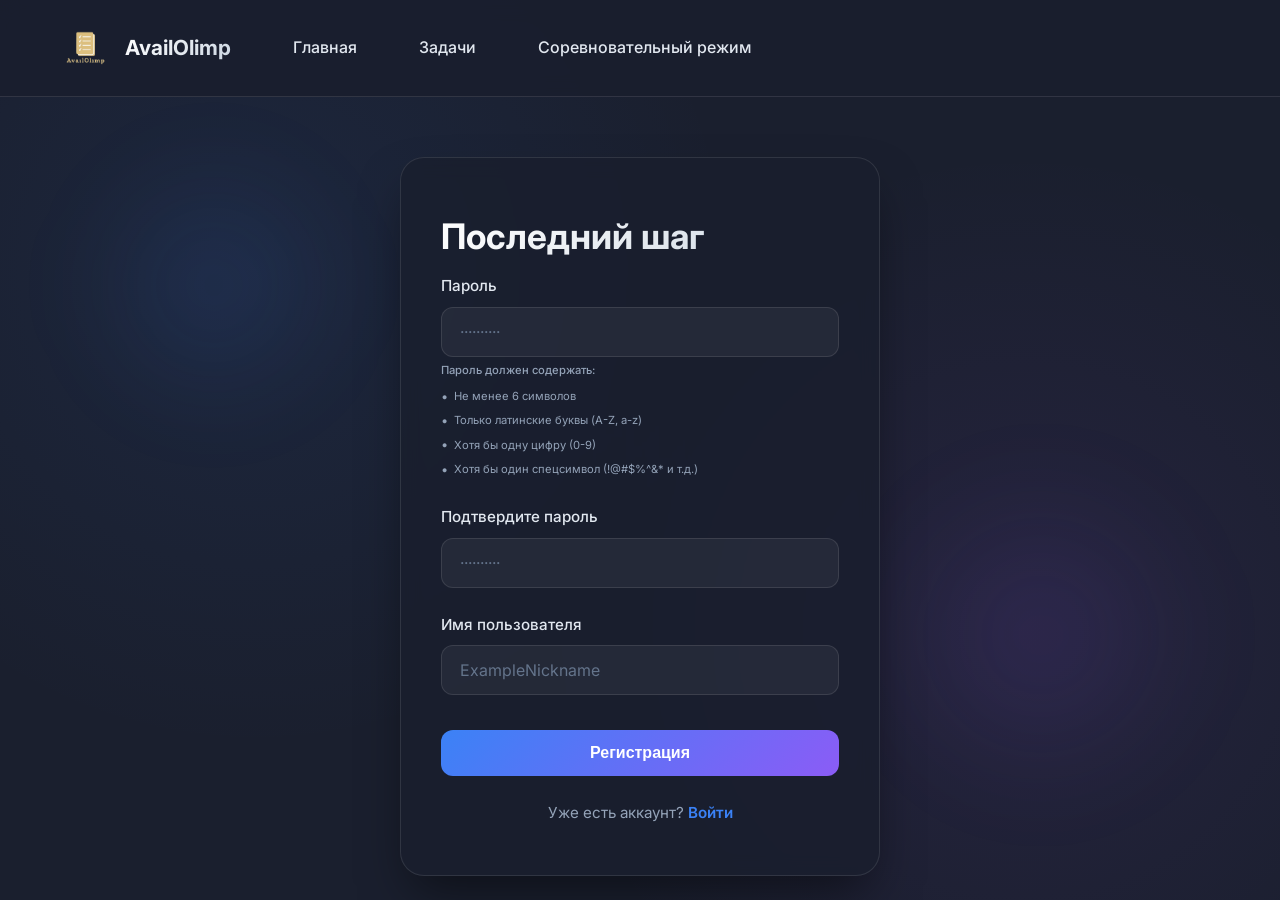
<file: templates/main/form_register_google.html>
<!doctype html>
<html lang="en"><head>
    <meta charset="UTF-8">
    <meta name="viewport" content="width=device-width, initial-scale=1">
    <link rel="stylesheet" href="../../static/style.css">
    <title>Register Form | Регистрация</title>
    <style>
        /* Стили для подсказки о пароле */
        .password-hint {
            font-size: 0.75rem;
            color: #94a3b8;
            margin-top: 5px;
            display: flex;
            flex-direction: column;
            gap: 4px;
        }

        .password-hint-item {
            display: flex;
            align-items: center;
            gap: 6px;
            font-size: 0.7rem;
        }

        .password-hint-item.valid {
            color: #4ade80;
        }

        .password-hint-item.invalid {
            color: #f87171;
        }

        .hint-icon {
            font-size: 0.8rem;
        }

        .password-hint-title {
            font-size: 0.7rem;
            font-weight: 500;
            margin-bottom: 3px;
            color: #94a3b8;
        }
    </style>
<style id="ODQwMDAwMDE5OTk5OTU3"></style><script type="text/javascript" charset="utf-8" defer="" async="" src="chrome-extension://fcngaiekpleclobpjdomnclbppnfnfnn/inject-scripts/patch-xhr.js" data-params="{}"></script></head>
<body>
<div class="decor-element decor-1"></div>
<div class="decor-element decor-2"></div>

<header>
    <div class="conteiner_for_header">
        <div class="header-left">
            <a href="/" class="logo">
                <img src="/static/images/logo.png" alt="AvailOlimp Logo" class="logo-img">
                <span class="logo-text">AvailOlimp</span>
            </a>
            <a href="/">Главная</a>
            <a href="#">Задачи</a>
            <a href="#">Соревновательный режим</a>
        </div>
    </div>
</header>

<main class="register-container">
    <div class="register-card">
        <h2>Последний шаг</h2>

        <div id="errorMessage" style="display: none;">
            <div class="error-message">
                <span id="errorText"></span>
            </div>
        </div>

        <form id="registerForm" class="register-form">


            <div class="input-group">
                <label for="password">Пароль</label>
                <div class="input-password">
                    <input type="password" id="password" name="password" placeholder="··········" required="">
                </div>
                <!-- Подсказка о требованиях к паролю -->
                <div class="password-hint">
                    <div class="password-hint-title">Пароль должен содержать:</div>
                    <div class="password-hint-item" id="hintLength">
                        <span class="hint-icon">•</span>
                        <span>Не менее 6 символов</span>
                    </div>
                    <div class="password-hint-item" id="hintLatin">
                        <span class="hint-icon">•</span>
                        <span>Только латинские буквы (A-Z, a-z)</span>
                    </div>
                    <div class="password-hint-item" id="hintDigits">
                        <span class="hint-icon">•</span>
                        <span>Хотя бы одну цифру (0-9)</span>
                    </div>
                    <div class="password-hint-item" id="hintSpecial">
                        <span class="hint-icon">•</span>
                        <span>Хотя бы один спецсимвол (!@#$%^&amp;* и т.д.)</span>
                    </div>
                </div>
            </div>

            <div class="input-group">
                <label for="confirmPassword">Подтвердите пароль</label>
                <div class="input-password">
                    <input type="password" id="confirmPassword" name="confirmPassword" placeholder="··········" required="">
                </div>
            </div>

            <div class="input-group">
                <label for="nickname">Имя пользователя</label>
                <div class="input-email">
                    <input type="text" id="nickname" name="nickname" placeholder="ExampleNickname" required="">
                </div>
            </div>

            <button type="submit" id="submitBtn" class="submit-btn">
                Регистрация
            </button>
        </form>





        <p class="login-link">
            Уже есть аккаунт? <a href="/login">Войти</a>
        </p>
    </div>
</main>

<script>
    document.addEventListener('DOMContentLoaded', function() {
        const form = document.getElementById('registerForm');
        const passwordInput = document.getElementById('password');
        const confirmPasswordInput = document.getElementById('confirmPassword');
        const nicknameInput = document.getElementById('nickname');
        const submitBtn = document.getElementById('submitBtn');
        const errorContainer = document.getElementById('errorMessage');
        const errorTextSpan = document.getElementById('errorText');

        const hintLength = document.getElementById('hintLength');
        const hintLatin = document.getElementById('hintLatin');
        const hintDigits = document.getElementById('hintDigits');
        const hintSpecial = document.getElementById('hintSpecial');

        function showError(message) {
            errorTextSpan.textContent = message;
            errorContainer.style.display = 'block';

            setTimeout(() => {
                errorContainer.style.display = 'none';
            }, 5000);
        }

        function hideError() {
            errorContainer.style.display = 'none';
        }


        function updatePasswordHints() {
            const password = passwordInput.value;

            const isValidLength = password.length >= 6;
            updateHint(hintLength, isValidLength);

            const hasLatinLetters = /[a-zA-Z]/.test(password);
            updateHint(hintLatin, hasLatinLetters);

            const hasDigits = /\d/.test(password);
            updateHint(hintDigits, hasDigits);

            const hasSpecialChars = /[!@#$%^&*()_+\-=\[\]{};':"\\|,.<>\/?`~]/.test(password);
            updateHint(hintSpecial, hasSpecialChars);

            const hasOnlyValidChars = /^[a-zA-Z0-9!@#$%^&*()_+\-=\[\]{};':"\\|,.<>\/?`~]*$/.test(password);
            if (password && !hasOnlyValidChars) {
                showError('Пароль может содержать только латинские буквы, цифры и специальные символы');
            }
        }

        function updateHint(element, isValid) {
            if (isValid) {
                element.classList.remove('invalid');
                element.classList.add('valid');
                element.querySelector('.hint-icon').textContent = '✓';
            } else {
                element.classList.remove('valid');
                element.classList.add('invalid');
                element.querySelector('.hint-icon').textContent = '•';
            }
        }

        function isValidPassword(password) {
            const hasLatinLetters = /[a-zA-Z]/.test(password);
            const hasDigits = /\d/.test(password);
            const hasSpecialChars = /[!@#$%^&*()_+\-=\[\]{};':"\\|,.<>\/?`~]/.test(password);
            const hasOnlyValidChars = /^[a-zA-Z0-9!@#$%^&*()_+\-=\[\]{};':"\\|,.<>\/?`~]+$/.test(password);

            return password.length >= 6 && hasLatinLetters && hasDigits && hasSpecialChars && hasOnlyValidChars;
        }

        function isValidNickname(nickname) {
            return nickname.trim().length >= 3;
        }

        passwordInput.addEventListener('input', function() {
            updatePasswordHints();
            hideError();
        });

        form.addEventListener('submit', async function(e) {
            e.preventDefault();

            const password = passwordInput.value;
            const confirmPassword = confirmPasswordInput.value;
            const nickname = nicknameInput.value.trim();

            if (!password) {
                showError('Пожалуйста, введите пароль');
                passwordInput.focus();
                return;
            }

            if (password.length < 6) {
                showError('Пароль должен содержать минимум 6 символов');
                passwordInput.focus();
                return;
            }

            const hasOnlyValidChars = /^[a-zA-Z0-9!@#$%^&*()_+\-=\[\]{};':"\\|,.<>\/?`~]+$/.test(password);
            if (!hasOnlyValidChars) {
                showError('Пароль может содержать только латинские буквы, цифры и специальные символы');
                passwordInput.focus();
                return;
            }

            const hasLatinLetters = /[a-zA-Z]/.test(password);
            const hasDigits = /\d/.test(password);
            const hasSpecialChars = /[!@#$%^&*()_+\-=\[\]{};':"\\|,.<>\/?`~]/.test(password);

            if (!hasLatinLetters) {
                showError('Пароль должен содержать хотя бы одну латинскую букву (A-Z, a-z)');
                passwordInput.focus();
                return;
            }

            if (!hasDigits) {
                showError('Пароль должен содержать хотя бы одну цифру (0-9)');
                passwordInput.focus();
                return;
            }

            if (!hasSpecialChars) {
                showError('Пароль должен содержать хотя бы один специальный символ (!@#$%^&* и т.д.)');
                passwordInput.focus();
                return;
            }

            if (password !== confirmPassword) {
                showError('Пароли не совпадают');
                confirmPasswordInput.focus();
                return;
            }

            if (!nickname) {
                showError('Пожалуйста, введите имя пользователя');
                nicknameInput.focus();
                return;
            }

            if (!isValidNickname(nickname)) {
                showError('Имя пользователя должно содержать минимум 3 символа');
                nicknameInput.focus();
                return;
            }

            submitBtn.disabled = true;
            const originalBtnText = submitBtn.textContent;
            submitBtn.textContent = 'Регистрация...';

            hideError();

            try {
                const response = await fetch('/form_register_google', {
                    method: 'POST',
                    headers: {
                        'Content-Type': 'application/json',
                    },
                    body: JSON.stringify({
                        password: password,
                        nickname: nickname
                    })
                });

                const data = await response.json();

                if (response.ok && data.success) {
                    window.location.href = data.redirect_url || '/';
                } else {
                    if (data.message === 'User already exists') {
                        showError('Пользователь с таким именем пользователя уже существует');
                    } else {
                        showError(data.message || 'Ошибка регистрации. Попробуйте позже.');
                    }

                    passwordInput.value = '';
                    confirmPasswordInput.value = '';
                    updatePasswordHints();
                    passwordInput.focus();
                }
            } catch (error) {
                console.error('Ошибка:', error);
                showError('Произошла ошибка сервера. Попробуйте позже.');
            } finally {
                submitBtn.disabled = false;
                submitBtn.textContent = originalBtnText;
            }
        });

        confirmPasswordInput.addEventListener('input', hideError);
        nicknameInput.addEventListener('input', hideError);
    });
</script>

</body></html>
</file>
<file: static/style.css>
@import url('https://fonts.googleapis.com/css2?family=Inter:wght@400;500;600;700;800&display=swap');

* {
    margin: 0;
    padding: 0;
    box-sizing: border-box;
}

body {
    font-family: 'Inter', -apple-system, BlinkMacSystemFont, sans-serif;
    background: #1a1f2e;
    min-height: 100vh;
    color: #ffffff;
    line-height: 1.6;
    position: relative;
    overflow-x: hidden;
}

body::before {
    content: '';
    position: absolute;
    width: 100%;
    height: 100%;
    background: radial-gradient(circle at 20% 30%, rgba(59, 130, 246, 0.08) 0%, transparent 40%),
                radial-gradient(circle at 80% 70%, rgba(168, 85, 247, 0.08) 0%, transparent 40%);
    pointer-events: none;
    z-index: 0;
}

header {
    position: relative;
    z-index: 100;
    background: rgba(26, 31, 46, 0.9);
    backdrop-filter: blur(10px);
    border-bottom: 1px solid rgba(255, 255, 255, 0.1);
}

.conteiner_for_header {
    max-width: 1400px;
    margin: 0 auto;
    padding: 20px 40px;
    display: flex;
    justify-content: space-between;
    align-items: center;
    gap: 30px;
}

.header-left {
    display: flex;
    gap: 30px;
    align-items: center;
}

.header-left a {
    text-decoration: none;
    color: #e2e8f0;
    font-weight: 500;
    font-size: 1rem;
    padding: 8px 16px;
    border-radius: 8px;
    transition: all 0.3s ease;
    position: relative;
}

.header-left a:hover {
    color: #ffffff;
    background: rgba(255, 255, 255, 0.08);
}

.header-left a::after {
    content: '';
    position: absolute;
    bottom: -2px;
    left: 50%;
    transform: translateX(-50%) scaleX(0);
    width: 60%;
    height: 2px;
    background: #3b82f6;
    transition: transform 0.3s ease;
    border-radius: 2px;
}

.header-left a:hover::after {
    transform: translateX(-50%) scaleX(1);
}

.register-btn {
    text-decoration: none;
    color: white !important;
    font-weight: 600;
    font-size: 1rem;
    padding: 12px 28px !important;
    background: linear-gradient(135deg, #3b82f6, #8b5cf6);
    border-radius: 50px !important;
    box-shadow: 0 8px 20px rgba(59, 130, 246, 0.3);
    transition: all 0.3s ease !important;
    border: none;
    position: relative;
    overflow: hidden;
    display: inline-block;
    z-index: 1;
}

.register-btn::before {
    content: '';
    position: absolute;
    top: 0;
    left: -100%;
    width: 100%;
    height: 100%;
    background: linear-gradient(90deg, transparent, rgba(255, 255, 255, 0.2), transparent);
    transition: left 0.5s ease;
    z-index: -1;
}

.register-btn:hover {
    transform: translateY(-2px);
    box-shadow: 0 15px 30px rgba(59, 130, 246, 0.4);
}

.register-btn:hover::before {
    left: 100%;
}

.conteiner_for_main_text {
    position: relative;
    z-index: 10;
    max-width: 1200px;
    margin: 0 auto;
    padding: 80px 40px;
    min-height: calc(100vh - 80px);
    display: flex;
    flex-direction: column;
    justify-content: center;
    align-items: center;
    text-align: center;
}

h1 {
    font-size: 5.5rem;
    font-weight: 800;
    line-height: 1.2;
    margin-bottom: 25px;
    background: linear-gradient(135deg, #ffffff 0%, #cbd5e1 100%);
    -webkit-background-clip: text;
    -webkit-text-fill-color: transparent;
    background-clip: text;
    letter-spacing: -2px;
    animation: fadeInDown 1s ease-out;
    text-shadow: 0 2px 10px rgba(0, 0, 0, 0.2);
}

.conteiner_for_main_text p:first-of-type {
    font-size: 1.5rem;
    font-weight: 400;
    color: #f1f5f9;
    max-width: 800px;
    margin: 0 auto 50px;
    line-height: 1.6;
    animation: fadeInUp 1s ease-out 0.2s both;
    text-shadow: 0 2px 5px rgba(0, 0, 0, 0.2);
}

.subjects-block {
    margin-top: 50px;
    animation: fadeInUp 1s ease-out 0.4s both;
}

.conteiner_for_main_text p:last-of-type {
    font-size: 1.2rem;
    font-weight: 500;
    color: #e2e8f0;
    margin-bottom: 30px;
    letter-spacing: 0.5px;
    text-transform: uppercase;
    opacity: 0.9;
}

.subject-links {
    display: flex;
    gap: 30px;
    justify-content: center;
    flex-wrap: wrap;
}

.subject-link {
    text-decoration: none;
    color: white;
    font-weight: 600;
    font-size: 1.3rem;
    padding: 18px 50px;
    border-radius: 14px;
    transition: all 0.3s ease;
    position: relative;
    overflow: hidden;
    border: 1px solid rgba(255, 255, 255, 0.15);
    background: rgba(255, 255, 255, 0.05);
    backdrop-filter: blur(10px);
    box-shadow: 0 10px 25px rgba(0, 0, 0, 0.2);
}

.subject-link::before {
    content: '';
    position: absolute;
    top: 0;
    left: 0;
    width: 100%;
    height: 100%;
    background: linear-gradient(135deg, #3b82f6, #60a5fa);
    opacity: 0;
    transition: opacity 0.3s ease;
    z-index: -1;
}

.subject-link:first-child {
    border-bottom: 4px solid #3b82f6;
}

.subject-link:last-child {
    border-bottom: 4px solid #8b5cf6;
}

.subject-link:last-child::before {
    background: linear-gradient(135deg, #8b5cf6, #a78bfa);
}

.subject-link:hover {
    transform: translateY(-5px);
    border-color: transparent;
    box-shadow: 0 20px 30px rgba(59, 130, 246, 0.3);
}

.subject-link:last-child:hover {
    box-shadow: 0 20px 30px rgba(139, 92, 246, 0.3);
}

.subject-link:hover::before {
    opacity: 1;
}

.decor-element {
    position: absolute;
    z-index: 1;
    pointer-events: none;
}

.decor-1 {
    top: 15%;
    left: 5%;
    width: 300px;
    height: 300px;
    border-radius: 50%;
    background: radial-gradient(circle, rgba(59, 130, 246, 0.1) 0%, transparent 70%);
    filter: blur(40px);
    animation: float 15s ease-in-out infinite;
}

.decor-2 {
    bottom: 10%;
    right: 5%;
    width: 350px;
    height: 350px;
    border-radius: 50%;
    background: radial-gradient(circle, rgba(139, 92, 246, 0.1) 0%, transparent 70%);
    filter: blur(45px);
    animation: float 18s ease-in-out infinite reverse;
}

@keyframes float {
    0%, 100% { transform: translateY(0) scale(1); }
    50% { transform: translateY(-30px) scale(1.05); }
}

@keyframes fadeInDown {
    from {
        opacity: 0;
        transform: translateY(-30px);
    }
    to {
        opacity: 1;
        transform: translateY(0);
    }
}

@keyframes fadeInUp {
    from {
        opacity: 0;
        transform: translateY(30px);
    }
    to {
        opacity: 1;
        transform: translateY(0);
    }
}

@media (max-width: 1024px) {
    h1 {
        font-size: 4.5rem;
    }

    .conteiner_for_main_text p:first-of-type {
        font-size: 1.4rem;
    }
}

@media (max-width: 768px) {
    .conteiner_for_header {
        padding: 15px 20px;
    }

    .header-left {
        gap: 15px;
    }

    .header-left a {
        padding: 6px 12px;
        font-size: 0.95rem;
    }

    .register-btn {
        padding: 10px 22px !important;
        font-size: 0.95rem;
    }

    h1 {
        font-size: 3.2rem;
    }

    .conteiner_for_main_text p:first-of-type {
        font-size: 1.2rem;
    }

    .subject-link {
        padding: 15px 40px;
        font-size: 1.2rem;
    }
}

@media (max-width: 480px) {
    .conteiner_for_header {
        flex-direction: column;
        align-items: stretch;
    }

    .header-left {
        justify-content: center;
        flex-wrap: wrap;
    }

    .register-btn {
        text-align: center;
    }

    h1 {
        font-size: 2.5rem;
    }

    .conteiner_for_main_text p:first-of-type {
        font-size: 1.1rem;
    }

    .subject-links {
        gap: 15px;
    }

    .subject-link {
        padding: 12px 30px;
        font-size: 1.1rem;
        width: 100%;
    }
}

.register-container {
    position: relative;
    z-index: 10;
    max-width: 1200px;
    margin: 40px auto;
    padding: 20px;
    min-height: calc(100vh - 160px);
    display: flex;
    justify-content: center;
    align-items: center;
}

.register-card {
    background: rgba(26, 31, 46, 0.8);
    backdrop-filter: blur(10px);
    border: 1px solid rgba(255, 255, 255, 0.1);
    border-radius: 24px;
    padding: 50px 40px;
    width: 100%;
    max-width: 480px;
    box-shadow: 0 25px 50px -12px rgba(0, 0, 0, 0.5);
    animation: fadeInUp 0.8s ease-out;
}

.register-card h2 {
    font-size: 2.2rem;
    font-weight: 700;
    margin-bottom: 10px;
    background: linear-gradient(135deg, #ffffff 0%, #cbd5e1 100%);
    -webkit-background-clip: text;
    -webkit-text-fill-color: transparent;
    background-clip: text;
}

.register-subtitle {
    color: #94a3b8;
    font-size: 1rem;
    margin-bottom: 30px;
}

.input-group {
    margin-bottom: 25px;
    text-align: left;
}

.input-group label {
    display: block;
    color: #e2e8f0;
    font-size: 0.95rem;
    font-weight: 500;
    margin-bottom: 8px;
}

.input-email,
.input-password {
    width: 100%;
}

.input-email input,
.input-password input {
    width: 100%;
    padding: 14px 18px;
    background: rgba(255, 255, 255, 0.05);
    border: 1px solid rgba(255, 255, 255, 0.1);
    border-radius: 12px;
    color: #ffffff;
    font-size: 1rem;
    font-family: 'Inter', sans-serif;
    transition: all 0.3s ease;
}

.input-email input:focus,
.input-password input:focus {
    outline: none;
    border-color: #3b82f6;
    background: rgba(59, 130, 246, 0.1);
    box-shadow: 0 0 0 4px rgba(59, 130, 246, 0.1);
}

.input-email input::placeholder,
.input-password input::placeholder {
    color: #64748b;
}

.submit-btn {
    width: 100%;
    padding: 16px;
    background: linear-gradient(135deg, #3b82f6, #8b5cf6);
    border: none;
    border-radius: 12px;
    color: white;
    font-size: 1.1rem;
    font-weight: 600;
    cursor: pointer;
    transition: all 0.3s ease;
    margin-top: 10px;
    position: relative;
    overflow: hidden;
}

.submit-btn::before {
    content: '';
    position: absolute;
    top: 0;
    left: -100%;
    width: 100%;
    height: 100%;
    background: linear-gradient(90deg, transparent, rgba(255, 255, 255, 0.2), transparent);
    transition: left 0.5s ease;
}

.submit-btn:hover {
    transform: translateY(-2px);
    box-shadow: 0 20px 30px rgba(59, 130, 246, 0.3);
}

.submit-btn:hover::before {
    left: 100%;
}

.divider {
    position: relative;
    text-align: center;
    margin: 30px 0;
}

.divider::before,
.divider::after {
    content: '';
    position: absolute;
    top: 50%;
    width: calc(50% - 30px);
    height: 1px;
    background: rgba(255, 255, 255, 0.1);
}

.divider::before {
    left: 0;
}

.divider::after {
    right: 0;
}

.divider span {
    background: transparent;
    padding: 0 15px;
    color: #94a3b8;
    font-size: 0.9rem;
}

.google-btn {
    width: 100%;
    padding: 14px;
    background: rgba(255, 255, 255, 0.05);
    border: 1px solid rgba(255, 255, 255, 0.1);
    border-radius: 12px;
    color: #e2e8f0;
    font-size: 1rem;
    font-weight: 500;
    cursor: pointer;
    transition: all 0.3s ease;
    display: flex;
    align-items: center;
    justify-content: center;
    gap: 12px;
}

.google-btn svg {
    width: 20px;
    height: 20px;
}

.google-btn:hover {
    background: rgba(255, 255, 255, 0.1);
    border-color: rgba(255, 255, 255, 0.2);
    transform: translateY(-2px);
}

.login-link {
    text-align: center;
    margin-top: 25px;
    color: #94a3b8;
    font-size: 0.95rem;
}

.login-link a {
    color: #3b82f6;
    text-decoration: none;
    font-weight: 600;
    transition: color 0.3s ease;
}

.login-link a:hover {
    color: #8b5cf6;
    text-decoration: underline;
}

@media (max-width: 768px) {
    .register-card {
        padding: 40px 30px;
        margin: 20px;
    }

    .register-card h2 {
        font-size: 1.8rem;
    }
}

@media (max-width: 480px) {
    .register-card {
        padding: 30px 20px;
    }

    .register-card h2 {
        font-size: 1.6rem;
    }

    .input-email input,
    .input-password input {
        padding: 12px 16px;
    }

    .submit-btn {
        padding: 14px;
    }
}

.dropdown {
    position: relative;
    display: inline-block;
}

.dropdown-btn {
    text-decoration: none;
    color: #e2e8f0;
    font-weight: 500;
    font-size: 1rem;
    padding: 8px 16px;
    border-radius: 8px;
    transition: all 0.3s ease;
    position: relative;
    display: inline-block;
    cursor: pointer;
}

.dropdown-btn:hover {
    color: #ffffff;
    background: rgba(255, 255, 255, 0.08);
}

.dropdown-btn::after {
    content: '';
    position: absolute;
    bottom: -2px;
    left: 50%;
    transform: translateX(-50%) scaleX(0);
    width: 60%;
    height: 2px;
    background: #3b82f6;
    transition: transform 0.3s ease;
    border-radius: 2px;
}

.dropdown-btn:hover::after {
    transform: translateX(-50%) scaleX(1);
}

.dropdown-content {
    position: absolute;
    top: 100%;
    left: 0;
    background: rgba(26, 31, 46, 0.95);
    backdrop-filter: blur(10px);
    border: 1px solid rgba(255, 255, 255, 0.1);
    border-radius: 12px;
    min-width: 180px;
    box-shadow: 0 10px 25px rgba(0, 0, 0, 0.2);
    opacity: 0;
    visibility: hidden;
    transform: translateY(-10px);
    transition: all 0.3s ease;
    z-index: 100;
}

.dropdown:hover .dropdown-content {
    opacity: 1;
    visibility: visible;
    transform: translateY(0);
}

.dropdown-content a {
    color: #e2e8f0;
    padding: 12px 20px;
    text-decoration: none;
    display: block;
    transition: all 0.3s ease;
    font-weight: 500;
    border-radius: 0;
}

.dropdown-content a:first-child {
    border-radius: 12px 12px 0 0;
}

.dropdown-content a:last-child {
    border-radius: 0 0 12px 12px;
}

.dropdown-content a:hover {
    background: rgba(59, 130, 246, 0.2);
    color: #ffffff;
    padding-left: 25px;
}

@media (max-width: 768px) {
    .dropdown-content {
        position: static;
        opacity: 1;
        visibility: visible;
        transform: none;
        display: none;
        background: rgba(26, 31, 46, 0.98);
        margin-top: 5px;
    }

    .dropdown.active .dropdown-content {
        display: block;
    }

    .dropdown-btn {
        width: 100%;
        text-align: left;
    }
}

.header-right {
    display: flex;
    gap: 15px;
    align-items: center;
}

.profile-dropdown {
    position: relative;
    display: inline-block;
}

.profile-avatar {
    display: flex;
    align-items: center;
    gap: 12px;
    padding: 6px 16px 6px 8px;
    background: rgba(255, 255, 255, 0.05);
    border: 1px solid rgba(255, 255, 255, 0.1);
    border-radius: 50px;
    cursor: pointer;
    transition: all 0.3s ease;
}

.profile-avatar:hover {
    background: rgba(255, 255, 255, 0.1);
    border-color: rgba(255, 255, 255, 0.2);
}

.avatar-circle {
    width: 36px;
    height: 36px;
    background: linear-gradient(135deg, #3b82f6, #8b5cf6);
    border-radius: 50%;
    display: flex;
    align-items: center;
    justify-content: center;
    font-weight: 600;
    font-size: 1.1rem;
    color: white;
    text-transform: uppercase;
}

.profile-name {
    font-weight: 500;
    color: #e2e8f0;
    font-size: 0.95rem;
}

.chevron-icon {
    color: #94a3b8;
    transition: transform 0.3s ease;
}

.profile-dropdown-menu.active .chevron-icon {
    transform: rotate(180deg);
}

.profile-dropdown-menu {
    position: absolute;
    top: calc(100% + 10px);
    right: 0;
    min-width: 280px;
    background: rgba(26, 31, 46, 0.98);
    backdrop-filter: blur(12px);
    border: 1px solid rgba(255, 255, 255, 0.1);
    border-radius: 16px;
    box-shadow: 0 20px 40px rgba(0, 0, 0, 0.3);
    opacity: 0;
    visibility: hidden;
    transform: translateY(-10px);
    transition: all 0.3s ease;
    z-index: 1000;
}

.profile-dropdown-menu.active {
    opacity: 1;
    visibility: visible;
    transform: translateY(0);
}

.profile-dropdown-header {
    display: flex;
    align-items: center;
    gap: 15px;
    padding: 20px;
    border-bottom: 1px solid rgba(255, 255, 255, 0.1);
}

.dropdown-avatar-circle {
    width: 48px;
    height: 48px;
    background: linear-gradient(135deg, #3b82f6, #8b5cf6);
    border-radius: 50%;
    display: flex;
    align-items: center;
    justify-content: center;
    font-weight: 700;
    font-size: 1.3rem;
    color: white;
    text-transform: uppercase;
}

.dropdown-user-info {
    flex: 1;
}

.dropdown-username {
    font-weight: 600;
    font-size: 1rem;
    color: #ffffff;
    margin-bottom: 4px;
}

.dropdown-email {
    font-size: 0.8rem;
    color: #94a3b8;
}

.dropdown-item {
    display: flex;
    align-items: center;
    gap: 12px;
    padding: 12px 20px;
    color: #e2e8f0;
    text-decoration: none;
    transition: all 0.3s ease;
    font-size: 0.9rem;
}

.dropdown-item svg {
    flex-shrink: 0;
}

.dropdown-item:hover {
    background: rgba(59, 130, 246, 0.1);
    color: #ffffff;
    padding-left: 24px;
}

.logout-item {
    color: #ef4444;
}

.logout-item:hover {
    background: rgba(239, 68, 68, 0.1);
    color: #ef4444;
}

.dropdown-divider {
    height: 1px;
    background: rgba(255, 255, 255, 0.1);
    margin: 8px 0;
}

@media (max-width: 768px) {
    .profile-name {
        display: none;
    }

    .profile-avatar {
        padding: 6px 10px;
    }

    .profile-dropdown-menu {
        position: fixed;
        top: auto;
        bottom: 0;
        left: 0;
        right: 0;
        width: 100%;
        border-radius: 20px 20px 0 0;
        transform: translateY(100%);
    }

    .profile-dropdown-menu.active {
        transform: translateY(0);
    }

    .profile-dropdown-header {
        padding: 20px;
    }

    .dropdown-item {
        padding: 14px 20px;
    }
}

.logo {
    display: flex;
    align-items: center;
    gap: 10px;
    text-decoration: none;
    transition: transform 0.3s ease;
}

.logo:hover {
    transform: scale(1.02);
}

.logo-img {
    height: 40px;
    width: auto;
    object-fit: contain;
}

.logo-text {
    font-size: 1.3rem;
    font-weight: 700;
    background: linear-gradient(135deg, #ffffff 0%, #cbd5e1 100%);
    -webkit-background-clip: text;
    -webkit-text-fill-color: transparent;
    background-clip: text;
}

@media (max-width: 768px) {
    .logo-text {
        display: none;
    }

    .logo-img {
        height: 32px;
    }
}

.error-message {
    background-color: rgba(255, 200, 200, 0.3);
    border-left: 3px solid #ff6b6b;
    padding: 10px 15px;
    margin: 10px 0;
    border-radius: 4px;
    color: #d9534f;
    font-size: 14px;
    font-weight: normal;
    text-align: center;
    transition: all 0.3s ease;
}

@keyframes fadeIn {
    from {
        opacity: 0;
        transform: translateY(-5px);
    }
    to {
        opacity: 1;
        transform: translateY(0);
    }
}

.error-message,
.error-message-subtle {
    animation: fadeIn 0.3s ease-out;
}

.physics-container {
    position: relative;
    z-index: 10;
    max-width: 1200px;
    margin: 40px auto;
    padding: 20px;
    min-height: calc(100vh - 160px);
}

.physics-header {
    text-align: center;
    margin-bottom: 60px;
    animation: fadeInDown 0.8s ease-out;
}

.physics-header h1 {
    font-size: 3.5rem;
    margin-bottom: 20px;
    background: linear-gradient(135deg, #3b82f6, #60a5fa, #8b5cf6);
    -webkit-background-clip: text;
    -webkit-text-fill-color: transparent;
    background-clip: text;
}

.physics-header p {
    font-size: 1.2rem;
    color: #94a3b8;
    max-width: 600px;
    margin: 0 auto;
}

.topics-grid {
    display: grid;
    grid-template-columns: repeat(auto-fill, minmax(320px, 1fr));
    gap: 30px;
    margin-bottom: 50px;
    animation: fadeInUp 0.8s ease-out 0.2s both;
}

.topic-card {
    background: rgba(26, 31, 46, 0.7);
    backdrop-filter: blur(10px);
    border: 1px solid rgba(255, 255, 255, 0.1);
    border-radius: 20px;
    padding: 30px;
    transition: all 0.4s cubic-bezier(0.175, 0.885, 0.32, 1.275);
    cursor: pointer;
    position: relative;
    overflow: hidden;
    display: flex;
    flex-direction: column;
    height: 100%;
    min-height: 440px;
}

.topic-card::before {
    content: '';
    position: absolute;
    top: 0;
    left: 0;
    width: 100%;
    height: 100%;
    background: linear-gradient(135deg, rgba(59, 130, 246, 0.1), rgba(139, 92, 246, 0.1));
    opacity: 0;
    transition: opacity 0.4s ease;
    z-index: 0;
}

.topic-card:hover {
    transform: translateY(-8px);
    border-color: rgba(59, 130, 246, 0.5);
    box-shadow: 0 20px 40px rgba(0, 0, 0, 0.3);
}

.topic-card:hover::before {
    opacity: 1;
}

.topic-icon {
    width: 60px;
    height: 60px;
    background: linear-gradient(135deg, #3b82f6, #8b5cf6);
    border-radius: 16px;
    display: flex;
    align-items: center;
    justify-content: center;
    margin-bottom: 20px;
    position: relative;
    z-index: 1;
    flex-shrink: 0;
}

.topic-icon svg {
    width: 32px;
    height: 32px;
    stroke: white;
    stroke-width: 1.5;
}

.topic-card h3 {
    font-size: 1.5rem;
    font-weight: 700;
    margin-bottom: 12px;
    color: #ffffff;
    position: relative;
    z-index: 1;
}

.topic-description {
    color: #94a3b8;
    font-size: 0.95rem;
    line-height: 1.5;
    margin-bottom: 20px;
    position: relative;
    z-index: 1;
    flex-grow: 1;
}

.topic-stats {
    display: flex;
    gap: 15px;
    margin-bottom: 20px;
    position: relative;
    z-index: 1;
    flex-wrap: wrap;
}

.stat {
    display: flex;
    align-items: center;
    gap: 6px;
    font-size: 0.85rem;
    color: #64748b;
}

.stat svg {
    width: 16px;
    height: 16px;
    stroke: #64748b;
}

.topic-btn {
    display: inline-flex;
    align-items: center;
    justify-content: center;
    gap: 8px;
    padding: 10px 20px;
    background: rgba(59, 130, 246, 0.2);
    border: 1px solid rgba(59, 130, 246, 0.4);
    border-radius: 12px;
    color: #60a5fa;
    font-weight: 500;
    font-size: 0.9rem;
    text-decoration: none;
    transition: all 0.3s ease;
    position: relative;
    z-index: 1;
    cursor: pointer;
    margin-top: auto;
    width: fit-content;
}

.topic-btn:hover {
    background: rgba(59, 130, 246, 0.4);
    border-color: #3b82f6;
    color: white;
    gap: 12px;
}

.topic-btn svg {
    transition: transform 0.3s ease;
}

.topic-btn:hover svg {
    transform: translateX(3px);
}

.difficulty-badge {
    position: absolute;
    top: 20px;
    right: 20px;
    padding: 5px 12px;
    border-radius: 20px;
    font-size: 0.75rem;
    font-weight: 600;
    text-transform: uppercase;
    letter-spacing: 0.5px;
    z-index: 1;
}

.difficulty-easy {
    background: rgba(34, 197, 94, 0.2);
    border: 1px solid rgba(34, 197, 94, 0.4);
    color: #4ade80;
}

.difficulty-medium {
    background: rgba(245, 158, 11, 0.2);
    border: 1px solid rgba(245, 158, 11, 0.4);
    color: #fbbf24;
}

.difficulty-hard {
    background: rgba(239, 68, 68, 0.2);
    border: 1px solid rgba(239, 68, 68, 0.4);
    color: #f87171;
}

.coming-soon {
    background: rgba(100, 116, 139, 0.2);
    border: 1px solid rgba(100, 116, 139, 0.4);
    color: #94a3b8;
}

.section-title {
    font-size: 2rem;
    font-weight: 700;
    margin: 50px 0 30px;
    text-align: center;
    background: linear-gradient(135deg, #ffffff, #cbd5e1);
    -webkit-background-clip: text;
    -webkit-text-fill-color: transparent;
    background-clip: text;
}

@media (max-width: 1024px) {
    .physics-header h1 {
        font-size: 3rem;
    }

    .topics-grid {
        grid-template-columns: repeat(auto-fill, minmax(300px, 1fr));
        gap: 25px;
    }

    .topic-card {
        min-height: 420px;
    }
}

@media (max-width: 768px) {
    .physics-container {
        padding: 15px;
        margin: 20px auto;
    }

    .physics-header {
        margin-bottom: 40px;
    }

    .physics-header h1 {
        font-size: 2.5rem;
    }

    .physics-header p {
        font-size: 1rem;
        padding: 0 20px;
    }

    .topics-grid {
        grid-template-columns: 1fr;
        gap: 20px;
    }

    .topic-card {
        padding: 25px;
        min-height: 400px;
    }

    .topic-card h3 {
        font-size: 1.3rem;
    }

    .section-title {
        font-size: 1.6rem;
        margin: 40px 0 25px;
    }

    .topic-icon {
        width: 50px;
        height: 50px;
    }

    .topic-icon svg {
        width: 26px;
        height: 26px;
    }
}

@media (max-width: 480px) {
    .physics-header h1 {
        font-size: 2rem;
    }

    .topic-card {
        padding: 20px;
        min-height: 380px;
    }

    .topic-stats {
        gap: 10px;
    }

    .stat {
        font-size: 0.75rem;
    }

    .difficulty-badge {
        top: 15px;
        right: 15px;
        padding: 4px 10px;
        font-size: 0.7rem;
    }

    .section-title {
        font-size: 1.4rem;
        margin: 30px 0 20px;
    }

    .topic-btn {
        width: 100%;
        text-align: center;
    }
}

.topic-card:nth-child(1) { animation-delay: 0.1s; }
.topic-card:nth-child(2) { animation-delay: 0.2s; }
.topic-card:nth-child(3) { animation-delay: 0.3s; }
.topic-card:nth-child(4) { animation-delay: 0.4s; }
.topic-card:nth-child(5) { animation-delay: 0.5s; }
.topic-card:nth-child(6) { animation-delay: 0.6s; }

.topic-card:hover .topic-icon {
    transform: scale(1.05);
    transition: transform 0.3s ease;
}

.topic-card .topic-icon {
    transition: transform 0.3s ease;
}

.physics-container::-webkit-scrollbar {
    width: 8px;
    height: 8px;
}

.physics-container::-webkit-scrollbar-track {
    background: rgba(255, 255, 255, 0.05);
    border-radius: 10px;
}

.physics-container::-webkit-scrollbar-thumb {
    background: rgba(59, 130, 246, 0.5);
    border-radius: 10px;
}

.physics-container::-webkit-scrollbar-thumb:hover {
    background: rgba(59, 130, 246, 0.8);
}

/* Банк заданий */
.tasks-bank-container {
    max-width: 1300px;
    margin: 40px auto;
    padding: 0 40px;
}

/* Строка с заголовком и поиском в одной строке */
.title-search-row {
    display: flex;
    justify-content: space-between;
    align-items: center;
    gap: 20px;
    margin-bottom: 30px;
    flex-wrap: wrap;
}

.tasks-title {
    font-size: 2rem;
    font-weight: 700;
    margin: 0;
    background: linear-gradient(135deg, #ffffff, #cbd5e1);
    -webkit-background-clip: text;
    -webkit-text-fill-color: transparent;
    flex: 1;
}

/* Поиск */
.search-box {
    position: relative;
    width: 300px;
    flex-shrink: 0;
}

.search-input {
    width: 100%;
    padding: 12px 45px 12px 18px;
    background: rgba(255, 255, 255, 0.05);
    border: 1px solid rgba(255, 255, 255, 0.15);
    border-radius: 12px;
    color: #e2e8f0;
    font-size: 0.9rem;
    transition: all 0.3s ease;
}

.search-input:focus {
    outline: none;
    border-color: #3b82f6;
    box-shadow: 0 0 0 3px rgba(59, 130, 246, 0.2);
}

.search-input::placeholder {
    color: #64748b;
}

.search-icon {
    position: absolute;
    right: 15px;
    top: 50%;
    transform: translateY(-50%);
    color: #94a3b8;
    pointer-events: none;
}

/* Таблица */
.tasks-table {
    background: rgba(255, 255, 255, 0.03);
    border-radius: 16px;
    overflow-x: auto;
    border: 1px solid rgba(255, 255, 255, 0.05);
}

.table-header {
    display: grid;
    grid-template-columns: 60px 1fr 110px;
    padding: 16px 20px;
    background: rgba(59, 130, 246, 0.1);
    border-bottom: 1px solid rgba(255, 255, 255, 0.1);
    font-weight: 600;
    color: #94a3b8;
    font-size: 0.85rem;
    text-transform: uppercase;
    letter-spacing: 0.5px;
}

.task-row {
    display: grid;
    grid-template-columns: 60px 1fr 125px;
    padding: 16px 20px;
    border-bottom: 1px solid rgba(255, 255, 255, 0.05);
    transition: all 0.3s ease;
}

.task-row:hover {
    background: rgba(59, 130, 246, 0.1);
}

.task-row:last-child {
    border-bottom: none;
}

.col-id {
    font-weight: 600;
    color: #64748b;
}

.col-title {
    font-weight: 500;
}

.task-link {
    text-decoration: none;
    color: #e2e8f0;
    transition: color 0.3s ease;
}

.task-link:hover {
    color: #3b82f6;
}

/*Тег Решена|Не решена */
.status-tag {
    display: inline-block;
    padding: 4px 12px;
    border-radius: 20px;
    font-size: 0.75rem;
    font-weight: 600;
    min-width: 90px;
    text-align: center;
}

.status-tag.not-started {
    background: rgba(100, 116, 139, 0.2);
    color: #ff1c1c;
}

.status-tag.completed {
    background: rgba(100, 116, 139, 0.2);
    color: #4ade80;
}

/* Пагинация */
.tasks-pagination {
    display: flex;
    justify-content: center;
    align-items: center;
    gap: 20px;
    margin-top: 40px;
    padding: 20px;
}

.pagination-btn {
    padding: 10px 24px;
    background: rgba(255, 255, 255, 0.05);
    border: 1px solid rgba(255, 255, 255, 0.1);
    border-radius: 10px;
    color: #e2e8f0;
    font-size: 0.9rem;
    font-weight: 500;
    cursor: pointer;
    transition: all 0.3s ease;
}

.pagination-btn:hover:not(:disabled) {
    background: rgba(59, 130, 246, 0.2);
    border-color: #3b82f6;
    transform: translateY(-2px);
}

.pagination-btn:disabled {
    opacity: 0.5;
    cursor: not-allowed;
}

.pagination-pages {
    display: flex;
    gap: 8px;
}

.page {
    width: 38px;
    height: 38px;
    display: flex;
    align-items: center;
    justify-content: center;
    border-radius: 10px;
    cursor: pointer;
    transition: all 0.3s ease;
    color: #94a3b8;
    font-weight: 500;
}

.page:hover {
    background: rgba(59, 130, 246, 0.2);
    color: white;
}

.page.active {
    background: linear-gradient(135deg, #3b82f6, #8b5cf6);
    color: white;
}

/* Адаптивность */
@media (max-width: 900px) {
    .tasks-bank-container {
        padding: 0 20px;
    }
}

@media (max-width: 768px) {
    .title-search-row {
        flex-direction: column;
        align-items: stretch;
    }

    .search-box {
        width: 100%;
    }

    .table-header {
        display: none;
    }

    .task-row {
        grid-template-columns: 1fr;
        gap: 10px;
        padding: 15px;
        margin-bottom: 12px;
        background: rgba(255, 255, 255, 0.03);
        border-radius: 12px;
        border-bottom: none;
    }

    .col-id {
        font-size: 0.8rem;
        color: #64748b;
    }

    .col-title {
        font-size: 1rem;
        font-weight: 600;
    }

    .col-subject,
    .col-difficulty,
    .col-status {
        text-align: left;
        display: inline-block;
        margin-right: 12px;
    }
}

.task-container {
    max-width: 1000px;
    margin: 40px auto;
    padding: 0 20px;
}

.task-card {
    background: rgba(26, 31, 46, 0.8);
    backdrop-filter: blur(10px);
    border: 1px solid rgba(255, 255, 255, 0.1);
    border-radius: 24px;
    padding: 40px;
    animation: fadeInUp 0.6s ease-out;
}

.task-title {
    font-size: 2rem;
    font-weight: 700;
    margin-bottom: 20px;
    background: linear-gradient(135deg, #ffffff, #cbd5e1);
    -webkit-background-clip: text;
    -webkit-text-fill-color: transparent;
}

.task-subject {
    display: inline-block;
    padding: 6px 16px;
    background: rgba(59, 130, 246, 0.2);
    border-radius: 20px;
    color: #60a5fa;
    font-size: 0.85rem;
    font-weight: 600;
    margin-bottom: 25px;
}

.task-difficulty {
    display: inline-block;
    padding: 6px 16px;
    border-radius: 20px;
    font-size: 0.85rem;
    font-weight: 600;
    margin-left: 10px;
}

.difficulty-easy {
    background: rgba(34, 197, 94, 0.2);
    color: #4ade80;
}

.difficulty-medium {
    background: rgba(234, 179, 8, 0.2);
    color: #facc15;
}

.difficulty-hard {
    background: rgba(239, 68, 68, 0.2);
    color: #f87171;
}

.task-content {
    margin: 30px 0;
}

.task-text {
    color: #e2e8f0;
    line-height: 1.8;
    font-size: 1.1rem;
    margin-bottom: 30px;
}

.task-image-container {
    margin: 30px 0;
    text-align: center;
}

.task-image {
    max-width: 100%;
    max-height: 400px;
    border-radius: 16px;
    cursor: pointer;
    transition: transform 0.3s ease, box-shadow 0.3s ease;
    box-shadow: 0 10px 25px rgba(0, 0, 0, 0.2);
}

.task-image:hover {
    transform: scale(1.02);
    box-shadow: 0 20px 40px rgba(0, 0, 0, 0.3);
}

.modal {
    display: none;
    position: fixed;
    z-index: 2000;
    left: 0;
    top: 0;
    width: 100%;
    height: 100%;
    background-color: rgba(0, 0, 0, 0.95);
    backdrop-filter: blur(5px);
    cursor: pointer;
}

.modal-content {
    position: relative;
    margin: auto;
    display: flex;
    justify-content: center;
    align-items: center;
    height: 100%;
    width: 100%;
    padding: 40px;
}

.modal-img {
    max-width: 90%;
    max-height: 90%;
    border-radius: 16px;
    animation: zoomIn 0.3s ease-out;
}

.close-modal {
    position: absolute;
    top: 20px;
    right: 40px;
    color: white;
    font-size: 40px;
    font-weight: bold;
    cursor: pointer;
    transition: color 0.3s ease;
}

.close-modal:hover {
    color: #3b82f6;
}

@keyframes zoomIn {
    from {
        transform: scale(0.9);
        opacity: 0;
    }
    to {
        transform: scale(1);
        opacity: 1;
    }
}

.answer-form {
    margin: 30px 0;
}

.answer-label {
    display: block;
    color: #e2e8f0;
    font-weight: 500;
    margin-bottom: 12px;
    font-size: 1rem;
}

.answer-input {
    width: 100%;
    padding: 14px 18px;
    background: rgba(255, 255, 255, 0.05);
    border: 1px solid rgba(255, 255, 255, 0.1);
    border-radius: 12px;
    color: #ffffff;
    font-size: 1rem;
    font-family: 'Inter', monospace;
    transition: all 0.3s ease;
    resize: vertical;
}

.answer-input:focus {
    outline: none;
    border-color: #3b82f6;
    background: rgba(59, 130, 246, 0.1);
    box-shadow: 0 0 0 3px rgba(59, 130, 246, 0.1);
}

.button-group {
    display: flex;
    gap: 15px;
    margin-top: 25px;
    flex-wrap: wrap;
}

.submit-btn {
    padding: 14px 32px;
    background: linear-gradient(135deg, #3b82f6, #8b5cf6);
    border: none;
    border-radius: 12px;
    color: white;
    font-size: 1rem;
    font-weight: 600;
    cursor: pointer;
    transition: all 0.3s ease;
}

.submit-btn:hover {
    transform: translateY(-2px);
    box-shadow: 0 10px 25px rgba(59, 130, 246, 0.3);
}

.back-btn {
    padding: 14px 32px;
    background: rgba(255, 255, 255, 0.05);
    border: 1px solid rgba(255, 255, 255, 0.1);
    border-radius: 12px;
    color: #e2e8f0;
    font-size: 1rem;
    font-weight: 500;
    cursor: pointer;
    transition: all 0.3s ease;
    text-decoration: none;
    display: inline-block;
    text-align: center;
}

.back-btn:hover {
    background: rgba(255, 255, 255, 0.1);
    transform: translateY(-2px);
}

.notification {
    padding: 16px 20px;
    border-radius: 12px;
    margin: 20px 0;
    animation: slideIn 0.4s ease-out;
    display: flex;
    align-items: center;
    gap: 12px;
}

.notification-success {
    background: rgba(34, 197, 94, 0.15);
    border: 1px solid rgba(34, 197, 94, 0.3);
    color: #4ade80;
}

.notification-error {
    background: rgba(239, 68, 68, 0.12);
    border: 1px solid rgba(239, 68, 68, 0.25);
    color: #f87171;
}

.notification-icon {
    font-size: 1.2rem;
}

.notification-message {
    flex: 1;
    font-weight: 500;
}

@keyframes slideIn {
    from {
        opacity: 0;
        transform: translateY(-20px);
    }
    to {
        opacity: 1;
        transform: translateY(0);
    }
}

.no-image {
    text-align: left;
}

@media (max-width: 768px) {
    .task-card {
        padding: 25px;
    }

    .task-title {
        font-size: 1.5rem;
    }

    .button-group {
        flex-direction: column;
    }

    .submit-btn, .back-btn {
        width: 100%;
        text-align: center;
    }
}
/* Стили для динамического сообщения об ошибке */
.error-message-dynamic {
    background-color: #f8d7da;
    color: #721c24;
    border: 1px solid #f5c6cb;
    border-radius: 4px;
    padding: 10px 15px;
    margin-bottom: 15px;
    font-size: 14px;
    display: none;
}

.error-message-dynamic.show {
    display: block;
    animation: fadeIn 0.3s ease-in;
}

@keyframes fadeIn {
    from {
        opacity: 0;
        transform: translateY(-10px);
    }
    to {
        opacity: 1;
        transform: translateY(0);
    }
}

/* Стили для заблокированной кнопки */
.submit-btn:disabled {
    opacity: 0.6;
    cursor: not-allowed;
}
/* Стили для страницы профиля - тёмная тема */
.profile-container {
    max-width: 800px;
    margin: 40px auto;
    padding: 20px;
}

.profile-card {
    background: #1e1e2e;
    border-radius: 20px;
    box-shadow: 0 10px 30px rgba(0,0,0,0.3);
    overflow: hidden;
    border: 1px solid rgba(255,255,255,0.1);
}

.profile-header {
    background: linear-gradient(135deg, #2d2d44 0%, #1a1a2e 100%);
    padding: 40px;
    text-align: center;
    color: white;
    border-bottom: 1px solid rgba(255,255,255,0.1);
}

.profile-avatar-large {
    margin-bottom: 20px;
}

.avatar-circle-large {
    width: 100px;
    height: 100px;
    background: linear-gradient(135deg, #667eea 0%, #764ba2 100%);
    border-radius: 50%;
    display: inline-flex;
    align-items: center;
    justify-content: center;
    font-size: 48px;
    font-weight: bold;
    border: 3px solid rgba(255,255,255,0.3);
    box-shadow: 0 5px 15px rgba(0,0,0,0.2);
}

.profile-nickname {
    margin: 10px 0 5px;
    font-size: 28px;
    color: #ffffff;
}

.profile-email {
    opacity: 0.7;
    font-size: 16px;
    color: #e0e0e0;
}

.profile-info {
    padding: 30px;
}

.info-group {
    margin-bottom: 20px;
    padding-bottom: 15px;
    border-bottom: 1px solid rgba(255,255,255,0.1);
}

.info-group label {
    display: block;
    font-weight: 600;
    color: #9b8cff;
    margin-bottom: 5px;
    font-size: 14px;
    letter-spacing: 0.5px;
}

.info-group p {
    margin: 0;
    font-size: 18px;
    color: #e0e0e0;
}

.profile-actions {
    padding: 0 30px 30px 30px;
    text-align: center;
}

.back-button {
    display: inline-block;
    padding: 12px 24px;
    background: rgba(255,255,255,0.1);
    color: white;
    text-decoration: none;
    border-radius: 8px;
    transition: all 0.2s;
    border: 1px solid rgba(255,255,255,0.2);
}

.back-button:hover {
    background: rgba(255,255,255,0.2);
    transform: translateY(-2px);
}
/* Дополнительные стили для соревновательного режима */
        .pvp-container {
            max-width: 1200px;
            margin: 40px auto;
            padding: 0 20px;
        }

        /* ELO карточка */
        .elo-card {
            background: linear-gradient(135deg, rgba(59, 130, 246, 0.15), rgba(139, 92, 246, 0.15));
            backdrop-filter: blur(10px);
            border: 1px solid rgba(255, 255, 255, 0.1);
            border-radius: 24px;
            padding: 30px 40px;
            margin-bottom: 40px;
            display: flex;
            justify-content: space-between;
            align-items: center;
            flex-wrap: wrap;
            gap: 20px;
        }

        .elo-info {
            flex: 1;
        }

        .elo-label {
            font-size: 0.9rem;
            color: #94a3b8;
            text-transform: uppercase;
            letter-spacing: 1px;
            margin-bottom: 8px;
        }

        .elo-value {
            font-size: 3.5rem;
            font-weight: 800;
            background: linear-gradient(135deg, #ffffff, #cbd5e1);
            -webkit-background-clip: text;
            -webkit-text-fill-color: transparent;
            line-height: 1;
        }

        .elo-rank {
            font-size: 1rem;
            color: #60a5fa;
            margin-top: 8px;
        }

        .elo-stats {
            display: flex;
            gap: 30px;
            text-align: center;
        }

        .stat-item {
            padding: 10px 20px;
            background: rgba(255, 255, 255, 0.05);
            border-radius: 16px;
            min-width: 100px;
        }

        .stat-value {
            font-size: 1.5rem;
            font-weight: 700;
            color: #ffffff;
        }

        .stat-label {
            font-size: 0.75rem;
            color: #94a3b8;
            margin-top: 5px;
        }

        /* Плашка с правилами */
        .rules-overlay {
            position: fixed;
            top: 0;
            left: 0;
            width: 100%;
            height: 100%;
            background: rgba(0, 0, 0, 0.8);
            backdrop-filter: blur(8px);
            z-index: 1000;
            display: flex;
            justify-content: center;
            align-items: center;
            animation: fadeIn 0.3s ease-out;
        }

        .rules-card {
            background: rgba(26, 31, 46, 0.98);
            backdrop-filter: blur(10px);
            border: 1px solid rgba(255, 255, 255, 0.1);
            border-radius: 28px;
            max-width: 500px;
            width: 90%;
            position: relative;
            animation: slideUp 0.3s ease-out;
        }

        .rules-header {
            display: flex;
            justify-content: space-between;
            align-items: center;
            padding: 20px 24px;
            border-bottom: 1px solid rgba(255, 255, 255, 0.1);
        }

        .rules-header h2 {
            font-size: 1.5rem;
            font-weight: 700;
            background: linear-gradient(135deg, #ffffff, #cbd5e1);
            -webkit-background-clip: text;
            -webkit-text-fill-color: transparent;
        }

        .close-rules {
            background: rgba(255, 255, 255, 0.1);
            border: none;
            width: 36px;
            height: 36px;
            border-radius: 50%;
            cursor: pointer;
            color: #94a3b8;
            font-size: 1.2rem;
            transition: all 0.3s ease;
            display: flex;
            align-items: center;
            justify-content: center;
        }

        .close-rules:hover {
            background: rgba(239, 68, 68, 0.2);
            color: #f87171;
            transform: rotate(90deg);
        }

        .rules-content {
            padding: 24px;
            min-height: 300px;
        }

        .rule-page {
            display: none;
            animation: fadeIn 0.3s ease-out;
        }

        .rule-page.active {
            display: block;
        }

        .rule-title {
            font-size: 1.2rem;
            font-weight: 600;
            color: #60a5fa;
            margin-bottom: 16px;
        }

        .rule-text {
            color: #e2e8f0;
            line-height: 1.7;
            font-size: 0.95rem;
        }

        .rule-list {
            list-style: none;
            padding: 0;
        }

        .rule-list li {
            padding: 10px 0;
            padding-left: 24px;
            position: relative;
            color: #cbd5e1;
        }

        .rule-list li::before {
            content: "✓";
            position: absolute;
            left: 0;
            color: #4ade80;
            font-weight: 600;
        }

        .rules-navigation {
            display: flex;
            justify-content: space-between;
            align-items: center;
            padding: 20px 24px;
            border-top: 1px solid rgba(255, 255, 255, 0.1);
        }

        .nav-arrow {
            background: rgba(59, 130, 246, 0.2);
            border: 1px solid rgba(59, 130, 246, 0.3);
            padding: 10px 20px;
            border-radius: 12px;
            color: #60a5fa;
            cursor: pointer;
            transition: all 0.3s ease;
            font-weight: 500;
            display: flex;
            align-items: center;
            gap: 8px;
        }

        .nav-arrow:hover:not(:disabled) {
            background: rgba(59, 130, 246, 0.4);
            transform: translateX(-2px);
        }

        .nav-arrow.next:hover:not(:disabled) {
            transform: translateX(2px);
        }

        .nav-arrow:disabled {
            opacity: 0.3;
            cursor: not-allowed;
        }

        .page-indicator {
            color: #94a3b8;
            font-size: 0.85rem;
        }

        /* Кнопки выбора предмета */
        .subjects-section {
            margin-top: 40px;
        }

        .section-title {
            font-size: 1.3rem;
            font-weight: 600;
            color: #ffffff;
            margin-bottom: 20px;
            text-align: center;
        }

        .subject-buttons {
            display: flex;
            gap: 30px;
            justify-content: center;
            flex-wrap: wrap;
        }

        .subject-btn {
            flex: 1;
            min-width: 250px;
            padding: 40px 30px;
            background: rgba(255, 255, 255, 0.03);
            border: 1px solid rgba(255, 255, 255, 0.1);
            border-radius: 24px;
            text-align: center;
            text-decoration: none;
            transition: all 0.3s ease;
            cursor: pointer;
        }

        .subject-btn.physics:hover {
            background: rgba(59, 130, 246, 0.15);
            border-color: #3b82f6;
            transform: translateY(-5px);
        }

        .subject-btn.math:hover {
            background: rgba(139, 92, 246, 0.15);
            border-color: #8b5cf6;
            transform: translateY(-5px);
        }

        .subject-icon {
            font-size: 3rem;
            margin-bottom: 15px;
        }

        .subject-name {
            font-size: 1.3rem;
            font-weight: 600;
            color: #ffffff;
            margin-bottom: 10px;
        }

        .subject-desc {
            font-size: 0.85rem;
            color: #94a3b8;
        }

        .start-btn {
            display: inline-block;
            margin-top: 20px;
            padding: 10px 24px;
            background: linear-gradient(135deg, #3b82f6, #8b5cf6);
            border-radius: 40px;
            color: white;
            font-weight: 600;
            text-decoration: none;
            transition: all 0.3s ease;
        }

        .start-btn:hover {
            transform: scale(1.05);
            box-shadow: 0 10px 25px rgba(59, 130, 246, 0.3);
        }

        @keyframes fadeIn {
            from { opacity: 0; }
            to { opacity: 1; }
        }

        @keyframes slideUp {
            from {
                opacity: 0;
                transform: translateY(30px);
            }
            to {
                opacity: 1;
                transform: translateY(0);
            }
        }

        @media (max-width: 768px) {
            .elo-card {
                flex-direction: column;
                text-align: center;
                padding: 25px;
            }

            .elo-value {
                font-size: 2.5rem;
            }

            .subject-buttons {
                flex-direction: column;
            }

            .subject-btn {
                min-width: auto;
            }

            .rules-card {
                width: 95%;
                margin: 20px;
            }

            .rules-navigation {
                padding: 15px 20px;
            }

            .nav-arrow {
                padding: 8px 16px;
                font-size: 0.85rem;
            }
        }

/* Стили для загрузки */
.loading-overlay {
    position: fixed;
    top: 0;
    left: 0;
    width: 100%;
    height: 100%;
    background: rgba(0, 0, 0, 0.7);
    display: flex;
    justify-content: center;
    align-items: center;
    z-index: 9999;
    backdrop-filter: blur(3px);
}

.loading-card {
    background: white;
    padding: 30px 50px;
    border-radius: 20px;
    text-align: center;
    box-shadow: 0 20px 40px rgba(0, 0, 0, 0.3);
    animation: fadeIn 0.3s ease;
}

.spinner {
    width: 60px;
    height: 60px;
    border: 4px solid #e0e0e0;
    border-top: 4px solid #667eea;
    border-radius: 50%;
    animation: spin 1s linear infinite;
    margin: 20px auto;
}

@keyframes spin {
    0% { transform: rotate(0deg); }
    100% { transform: rotate(360deg); }
}

@keyframes fadeIn {
    from { opacity: 0; transform: scale(0.9); }
    to { opacity: 1; transform: scale(1); }
}

.loading-text {
    font-size: 18px;
    color: #333;
    margin-top: 15px;
}

.found-message {
    color: #28a745;
    font-weight: bold;
    margin-top: 10px;
}

.found-overlay .loading-card {
    border: 2px solid #28a745;
}

// Добавьте это в существующий style.textContent
style.textContent += `
    @keyframes shake {
        0%, 100% { transform: translateX(0); }
        10%, 30%, 50%, 70%, 90% { transform: translateX(-2px); }
        20%, 40%, 60%, 80% { transform: translateX(2px); }
    }
    @keyframes pulse {
        0%, 100% { opacity: 1; transform: scale(1); }
        50% { opacity: 0.7; transform: scale(1.05); }
    }
`;

    /* Стили для модального окна */
    .custom-modal {
        position: fixed;
        z-index: 10000;
        left: 0;
        top: 0;
        width: 100%;
        height: 100%;
        background-color: rgba(0, 0, 0, 0.85);
        backdrop-filter: blur(12px);
        display: flex;
        justify-content: center;
        align-items: center;
        animation: fadeIn 0.3s ease-out;
    }

    @keyframes fadeIn {
        from { opacity: 0; }
        to { opacity: 1; }
    }

    @keyframes slideUp {
        from {
            transform: translateY(50px);
            opacity: 0;
        }
        to {
            transform: translateY(0);
            opacity: 1;
        }
    }

    .modal-content-custom {
        background: linear-gradient(135deg, #1e293b 0%, #0f172a 100%);
        border-radius: 32px;
        max-width: 500px;
        width: 90%;
        padding: 40px;
        text-align: center;
        box-shadow: 0 25px 50px -12px rgba(0, 0, 0, 0.5);
        border: 1px solid rgba(255, 255, 255, 0.1);
        animation: slideUp 0.4s ease-out;
        position: relative;
    }

    .modal-icon {
        font-size: 80px;
        margin-bottom: 20px;
    }

    .modal-title {
        font-size: 28px;
        font-weight: 800;
        margin-bottom: 16px;
    }

    .correct-title {
        background: linear-gradient(135deg, #22c55e, #16a34a);
        -webkit-background-clip: text;
        -webkit-text-fill-color: transparent;
        background-clip: text;
    }

    .wrong-title {
        background: linear-gradient(135deg, #ef4444, #dc2626);
        -webkit-background-clip: text;
        -webkit-text-fill-color: transparent;
        background-clip: text;
    }

    .modal-message {
        font-size: 16px;
        color: #cbd5e1;
        margin-bottom: 24px;
        line-height: 1.6;
    }

    .modal-user-answer {
        background: rgba(0, 0, 0, 0.4);
        border-radius: 16px;
        padding: 16px;
        margin: 20px 0;
        text-align: left;
        font-family: monospace;
        font-size: 14px;
        color: #94a3b8;
        border-left: 3px solid #3b82f6;
    }

    .modal-user-answer strong {
        color: #60a5fa;
        display: block;
        margin-bottom: 8px;
    }

    .modal-exit-btn {
        background: linear-gradient(135deg, #3b82f6, #8b5cf6);
        border: none;
        padding: 14px 32px;
        border-radius: 40px;
        color: white;
        font-size: 16px;
        font-weight: 700;
        cursor: pointer;
        transition: all 0.3s;
        margin-top: 10px;
    }

    .modal-exit-btn:hover {
        transform: translateY(-2px);
        box-shadow: 0 10px 25px -5px rgba(59, 130, 246, 0.4);
    }

    .modal-exit-btn:active {
        transform: translateY(0);
    }

    .modal-close {
        position: absolute;
        top: 20px;
        right: 25px;
        font-size: 28px;
        cursor: pointer;
        color: #94a3b8;
        transition: color 0.2s;
    }

    .modal-close:hover {
        color: white;
    }
</file>
